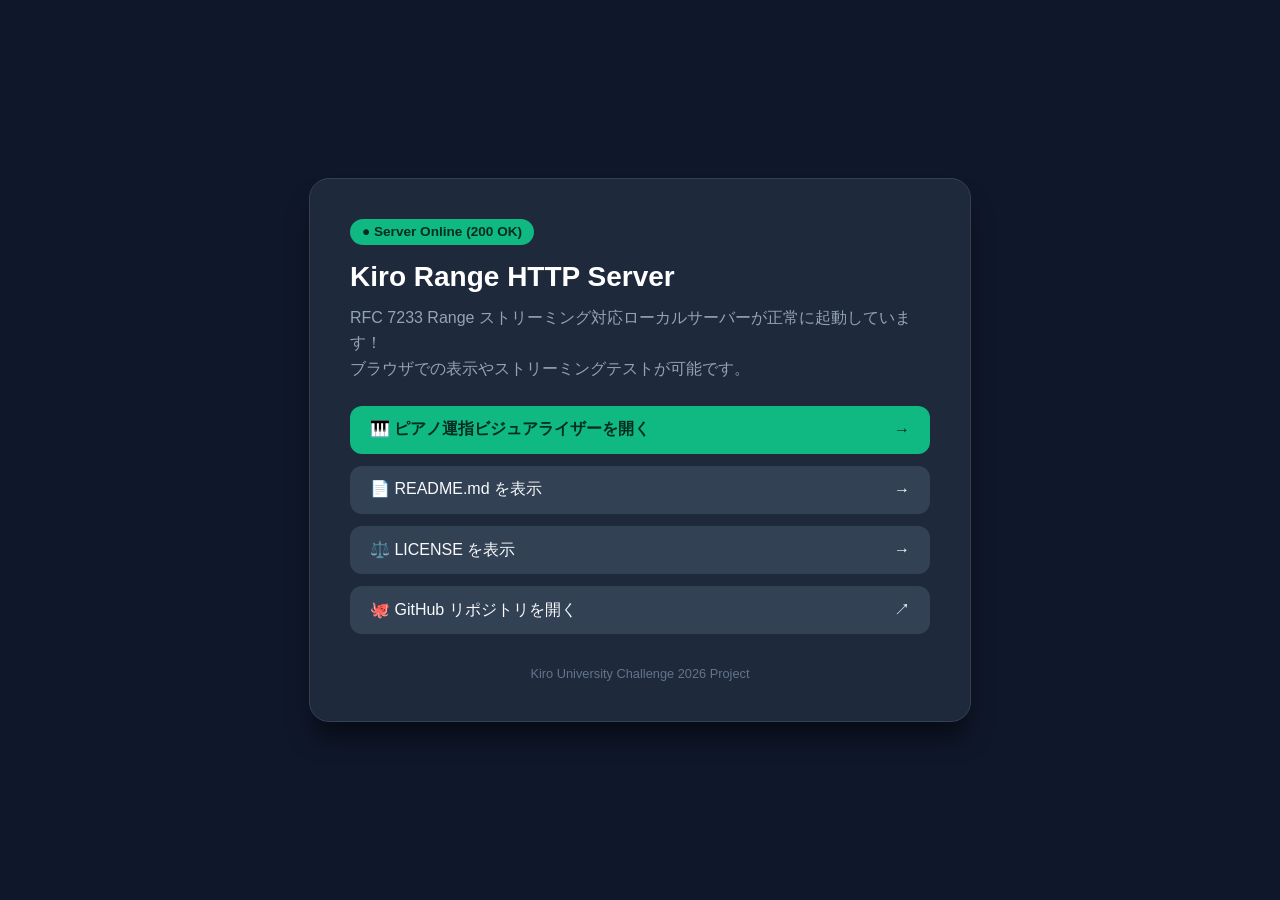
<file: index.html>
<!DOCTYPE html>
<html lang="ja">
<head>
  <meta charset="UTF-8">
  <meta name="viewport" content="width=device-width, initial-scale=1.0">
  <title>Kiro Range HTTP Server - Status</title>
  <style>
    body {
      font-family: -apple-system, BlinkMacSystemFont, "Segoe UI", Roboto, sans-serif;
      background: #0f172a;
      color: #f8fafc;
      display: flex;
      justify-content: center;
      align-items: center;
      min-height: 100vh;
      margin: 0;
    }
    .card {
      background: #1e293b;
      padding: 2.5rem;
      border-radius: 1.25rem;
      box-shadow: 0 20px 25px -5px rgba(0, 0, 0, 0.5);
      max-width: 580px;
      width: 90%;
      border: 1px solid #334155;
    }
    .badge {
      display: inline-block;
      background: #10b981;
      color: #022c22;
      padding: 0.35rem 0.75rem;
      border-radius: 9999px;
      font-weight: 700;
      font-size: 0.85rem;
      margin-bottom: 1rem;
    }
    h1 {
      margin: 0 0 0.75rem 0;
      font-size: 1.75rem;
      color: #ffffff;
    }
    p {
      color: #94a3b8;
      line-height: 1.6;
      margin: 0 0 1.5rem 0;
    }
    .links {
      display: flex;
      flex-direction: column;
      gap: 0.75rem;
    }
    a.btn {
      display: flex;
      align-items: center;
      justify-content: space-between;
      padding: 0.85rem 1.25rem;
      background: #334155;
      color: #f8fafc;
      text-decoration: none;
      border-radius: 0.75rem;
      font-weight: 500;
      transition: background 0.2s, transform 0.1s;
    }
    a.btn:hover {
      background: #475569;
      transform: translateY(-2px);
    }
    .footer {
      margin-top: 2rem;
      font-size: 0.8rem;
      color: #64748b;
      text-align: center;
    }
  </style>
</head>
<body>
  <div class="card">
    <div class="badge">● Server Online (200 OK)</div>
    <h1>Kiro Range HTTP Server</h1>
    <p>
      RFC 7233 Range ストリーミング対応ローカルサーバーが正常に起動しています！<br>
      ブラウザでの表示やストリーミングテストが可能です。
    </p>

    <div class="links">
      <a class="btn" href="/web/index.html" style="background: #10b981; color: #022c22; font-weight: 700;">
        <span>🎹 ピアノ運指ビジュアライザーを開く</span>
        <span>→</span>
      </a>
      <a class="btn" href="/README.md" target="_blank">
        <span>📄 README.md を表示</span>
        <span>→</span>
      </a>
      <a class="btn" href="/LICENSE" target="_blank">
        <span>⚖️ LICENSE を表示</span>
        <span>→</span>
      </a>
      <a class="btn" href="https://github.com/motidu/kiro-piano-finger-tracker" target="_blank">
        <span>🐙 GitHub リポジトリを開く</span>
        <span>↗</span>
      </a>
    </div>

    <div class="footer">
      Kiro University Challenge 2026 Project
    </div>
  </div>
</body>
</html>
</file>
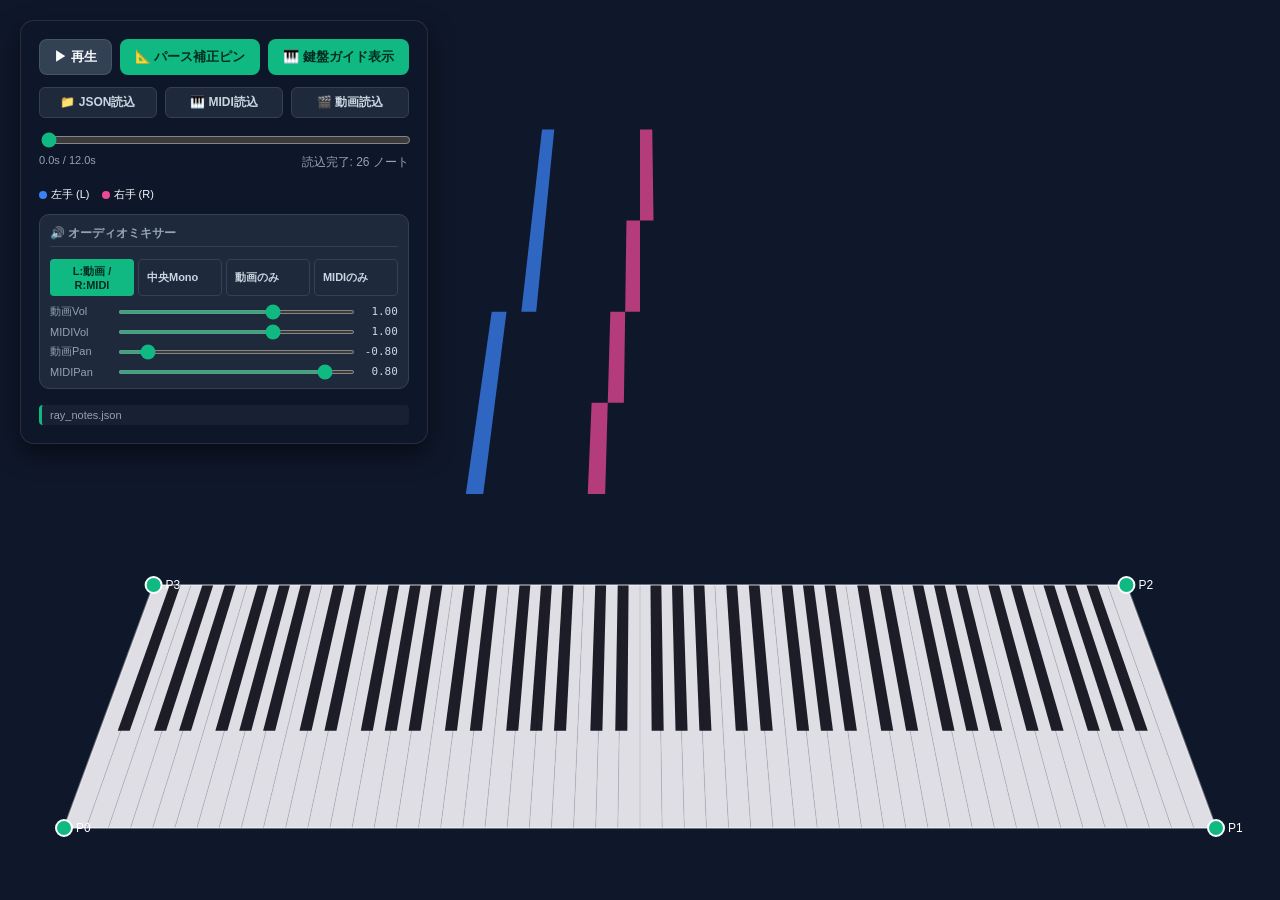
<file: web/index.html>
<!DOCTYPE html>
<html lang="ja">
<head>
  <meta charset="UTF-8">
  <meta name="viewport" content="width=device-width, initial-scale=1.0">
  <title>Piano Finger Tracker & Visualizer</title>
  <link rel="stylesheet" href="css/viewer.css">
  <script type="module" src="js/main.js"></script>
</head>
<body>
  <div id="app-container">
    <div id="canvas-container">
      <canvas id="viewer-canvas"></canvas>
    </div>

    <!-- HUD コントロール -->
    <div id="ui-controls">
      <div class="controls-row">
        <button id="btn-play">▶ 再生</button>
        <button id="btn-calib" class="active">📐 パース補正ピン</button>
        <button id="btn-toggle-keyboard" class="active" title="鍵盤ガイドの表示/非表示">🎹 鍵盤ガイド表示</button>
      </div>

      <div class="controls-row">
        <input type="file" id="input-load-json" accept=".json" style="display:none">
        <button id="btn-load-json" class="btn-tool" title="Load custom notes JSON">📁 JSON読込</button>
        <input type="file" id="input-load-midi" accept=".mid,.midi" style="display:none">
        <button id="btn-load-midi" class="btn-tool" title="Load Standard MIDI File (.mid)">🎹 MIDI読込</button>
        <input type="file" id="input-load-video" accept="video/*" style="display:none">
        <button id="btn-load-video" class="btn-tool" title="Load background video MP4/WebM">🎬 動画読込</button>
      </div>

      <div class="timeline-container">
        <input type="range" id="time-slider" class="timeline-slider" min="0" max="12.0" step="0.05" value="0">
        <div style="display: flex; justify-content: space-between; font-size: 11px; color: #94a3b8;">
          <span id="time-label">0.0s / 12.0s</span>
          <span id="status-text" class="status-badge">読込中...</span>
        </div>
      </div>

      <div class="legend">
        <div class="legend-item"><div class="legend-dot left"></div>左手 (L)</div>
        <div class="legend-item"><div class="legend-dot right"></div>右手 (R)</div>
      </div>

      <!-- Audio Mixer Section -->
      <div class="mixer-section">
        <div class="mixer-header">
          <span>🔊 オーディオミキサー</span>
        </div>
        <div class="mixer-presets">
          <button class="preset-btn active" id="preset-lr">L:動画 / R:MIDI</button>
          <button class="preset-btn" id="preset-mono">中央Mono</button>
          <button class="preset-btn" id="preset-video">動画のみ</button>
          <button class="preset-btn" id="preset-midi">MIDIのみ</button>
        </div>
        <div class="mixer-sliders">
          <div class="slider-row">
            <label>動画Vol</label>
            <input type="range" id="slider-video-vol" min="0" max="1.5" step="0.05" value="1.0">
            <span class="slider-value" id="val-video-vol">1.00</span>
          </div>
          <div class="slider-row">
            <label>MIDIVol</label>
            <input type="range" id="slider-synth-vol" min="0" max="1.5" step="0.05" value="1.0">
            <span class="slider-value" id="val-synth-vol">1.00</span>
          </div>
          <div class="slider-row">
            <label>動画Pan</label>
            <input type="range" id="slider-video-pan" min="-1" max="1" step="0.05" value="-0.8">
            <span class="slider-value" id="val-video-pan">-0.80</span>
          </div>
          <div class="slider-row">
            <label>MIDIPan</label>
            <input type="range" id="slider-synth-pan" min="-1" max="1" step="0.05" value="0.8">
            <span class="slider-value" id="val-synth-pan">0.80</span>
          </div>
        </div>
      </div>

      <div id="loaded-file-badge" class="badge-status">ray_notes.json</div>
    </div>
  </div>

  <div id="drop-overlay">
    <div class="drop-content">
      <span class="drop-icon">📂</span>
      <p>JSON / MIDI (.mid) / 動画 をここへドロップ</p>
    </div>
  </div>
</body>
</html>
</file>
<file: web/css/viewer.css>
/* web/css/viewer.css */
:root {
  --bg-color: #0f172a;
  --text-color: #f8fafc;
  --accent-color: #10b981;
  --left-hand-color: #3b82f6;
  --right-hand-color: #ec4899;
  --grid-color: rgba(255, 255, 255, 0.15);
  --mixer-bg: #1e293b;
  --mixer-border: #334155;
  --slider-track: #334155;
  --slider-thumb: #10b981;
}

* {
  box-sizing: border-box;
}

body {
  margin: 0;
  padding: 0;
  background-color: var(--bg-color);
  color: var(--text-color);
  font-family: -apple-system, BlinkMacSystemFont, "Segoe UI", Roboto, sans-serif;
  overflow: hidden;
  user-select: none;
}

#app-container {
  position: relative;
  width: 100vw;
  height: 100vh;
  display: flex;
  flex-direction: column;
}

#canvas-container {
  position: absolute;
  top: 0;
  left: 0;
  width: 100%;
  height: 100%;
  z-index: 1;
}

#viewer-canvas {
  position: absolute;
  top: 0;
  left: 0;
  width: 100%;
  height: 100%;
  z-index: 2;
  pointer-events: auto;
  display: block;
}

#ui-controls {
  position: absolute;
  top: 20px;
  left: 20px;
  z-index: 10;
  background: rgba(15, 23, 42, 0.85);
  backdrop-filter: blur(8px);
  padding: 18px;
  border-radius: 14px;
  border: 1px solid rgba(255, 255, 255, 0.1);
  display: flex;
  flex-direction: column;
  gap: 12px;
  box-shadow: 0 10px 25px rgba(0, 0, 0, 0.5);
  min-width: 270px;
  max-height: calc(100vh - 40px);
  overflow-y: auto;
}

.controls-row {
  display: flex;
  gap: 8px;
  align-items: center;
}

button {
  background: #334155;
  color: #f8fafc;
  border: 1px solid rgba(255, 255, 255, 0.1);
  padding: 8px 14px;
  border-radius: 8px;
  cursor: pointer;
  font-size: 13px;
  font-weight: 600;
  transition: all 0.2s;
  display: flex;
  align-items: center;
  gap: 6px;
}

button:hover {
  background: #475569;
}

button.active {
  background: var(--accent-color);
  color: #022c22;
  border-color: transparent;
}

.timeline-container {
  display: flex;
  flex-direction: column;
  gap: 4px;
}

.timeline-slider {
  width: 100%;
  accent-color: var(--accent-color);
}

.status-badge {
  font-size: 12px;
  color: #94a3b8;
  display: flex;
  align-items: center;
  gap: 6px;
}

.legend {
  display: flex;
  gap: 12px;
  font-size: 11px;
  margin-top: 4px;
}

.legend-item {
  display: flex;
  align-items: center;
  gap: 4px;
}

.legend-dot {
  width: 8px;
  height: 8px;
  border-radius: 50%;
}
.legend-dot.left { background: var(--left-hand-color); }
.legend-dot.right { background: var(--right-hand-color); }

/* Ingestion UI Styles */
.btn-tool {
  background: #1e293b;
  border: 1px solid #334155;
  color: #cbd5e1;
  padding: 6px 12px;
  font-size: 12px;
  border-radius: 6px;
  transition: all 0.2s;
  flex: 1;
  justify-content: center;
}

.btn-tool:hover {
  background: #334155;
  color: #f8fafc;
  border-color: #475569;
}

#loaded-file-badge {
  font-size: 11px;
  color: #94a3b8;
  margin-top: 4px;
  padding: 4px 8px;
  background: rgba(30, 41, 59, 0.6);
  border-radius: 4px;
  border-left: 3px solid var(--accent-color);
  word-break: break-all;
}

#drop-overlay {
  position: fixed;
  inset: 0;
  background: rgba(15, 23, 42, 0.88);
  backdrop-filter: blur(4px);
  border: 3px dashed #38bdf8;
  display: flex;
  align-items: center;
  justify-content: center;
  z-index: 9999;
  opacity: 0;
  pointer-events: none;
  transition: opacity 0.2s ease;
}

#drop-overlay.active {
  opacity: 1;
  pointer-events: auto;
}

.drop-content {
  text-align: center;
  color: #38bdf8;
}

.drop-icon {
  font-size: 52px;
  display: block;
  margin-bottom: 12px;
}

/* Audio Mixer Styles */
.mixer-section {
  display: flex;
  flex-direction: column;
  gap: 8px;
  background: var(--mixer-bg);
  border: 1px solid var(--mixer-border);
  border-radius: 10px;
  padding: 10px;
}

.mixer-header {
  display: flex;
  justify-content: space-between;
  align-items: center;
  font-size: 12px;
  font-weight: 600;
  color: #94a3b8;
  border-bottom: 1px solid var(--mixer-border);
  padding-bottom: 4px;
  margin-bottom: 4px;
}

.mixer-presets {
  display: flex;
  gap: 4px;
  flex-wrap: wrap;
}

.preset-btn {
  background: #1e293b;
  border: 1px solid #334155;
  color: #cbd5e1;
  padding: 4px 8px;
  font-size: 11px;
  border-radius: 4px;
  cursor: pointer;
  transition: all 0.2s;
  flex: 1;
  min-width: 70px;
  text-align: center;
}

.preset-btn:hover {
  background: #334155;
  color: #f8fafc;
  border-color: #475569;
}

.preset-btn.active {
  background: var(--accent-color);
  color: #022c22;
  border-color: transparent;
}

.mixer-sliders {
  display: flex;
  flex-direction: column;
  gap: 6px;
}

.slider-row {
  display: flex;
  align-items: center;
  gap: 6px;
  font-size: 11px;
  color: #94a3b8;
}

.slider-row label {
  width: 60px;
  flex-shrink: 0;
}

.slider-row input[type="range"] {
  flex: 1;
  accent-color: var(--accent-color);
  height: 4px;
}

.slider-row .slider-value {
  width: 35px;
  text-align: right;
  font-family: monospace;
  color: #cbd5e1;
}
</file>
